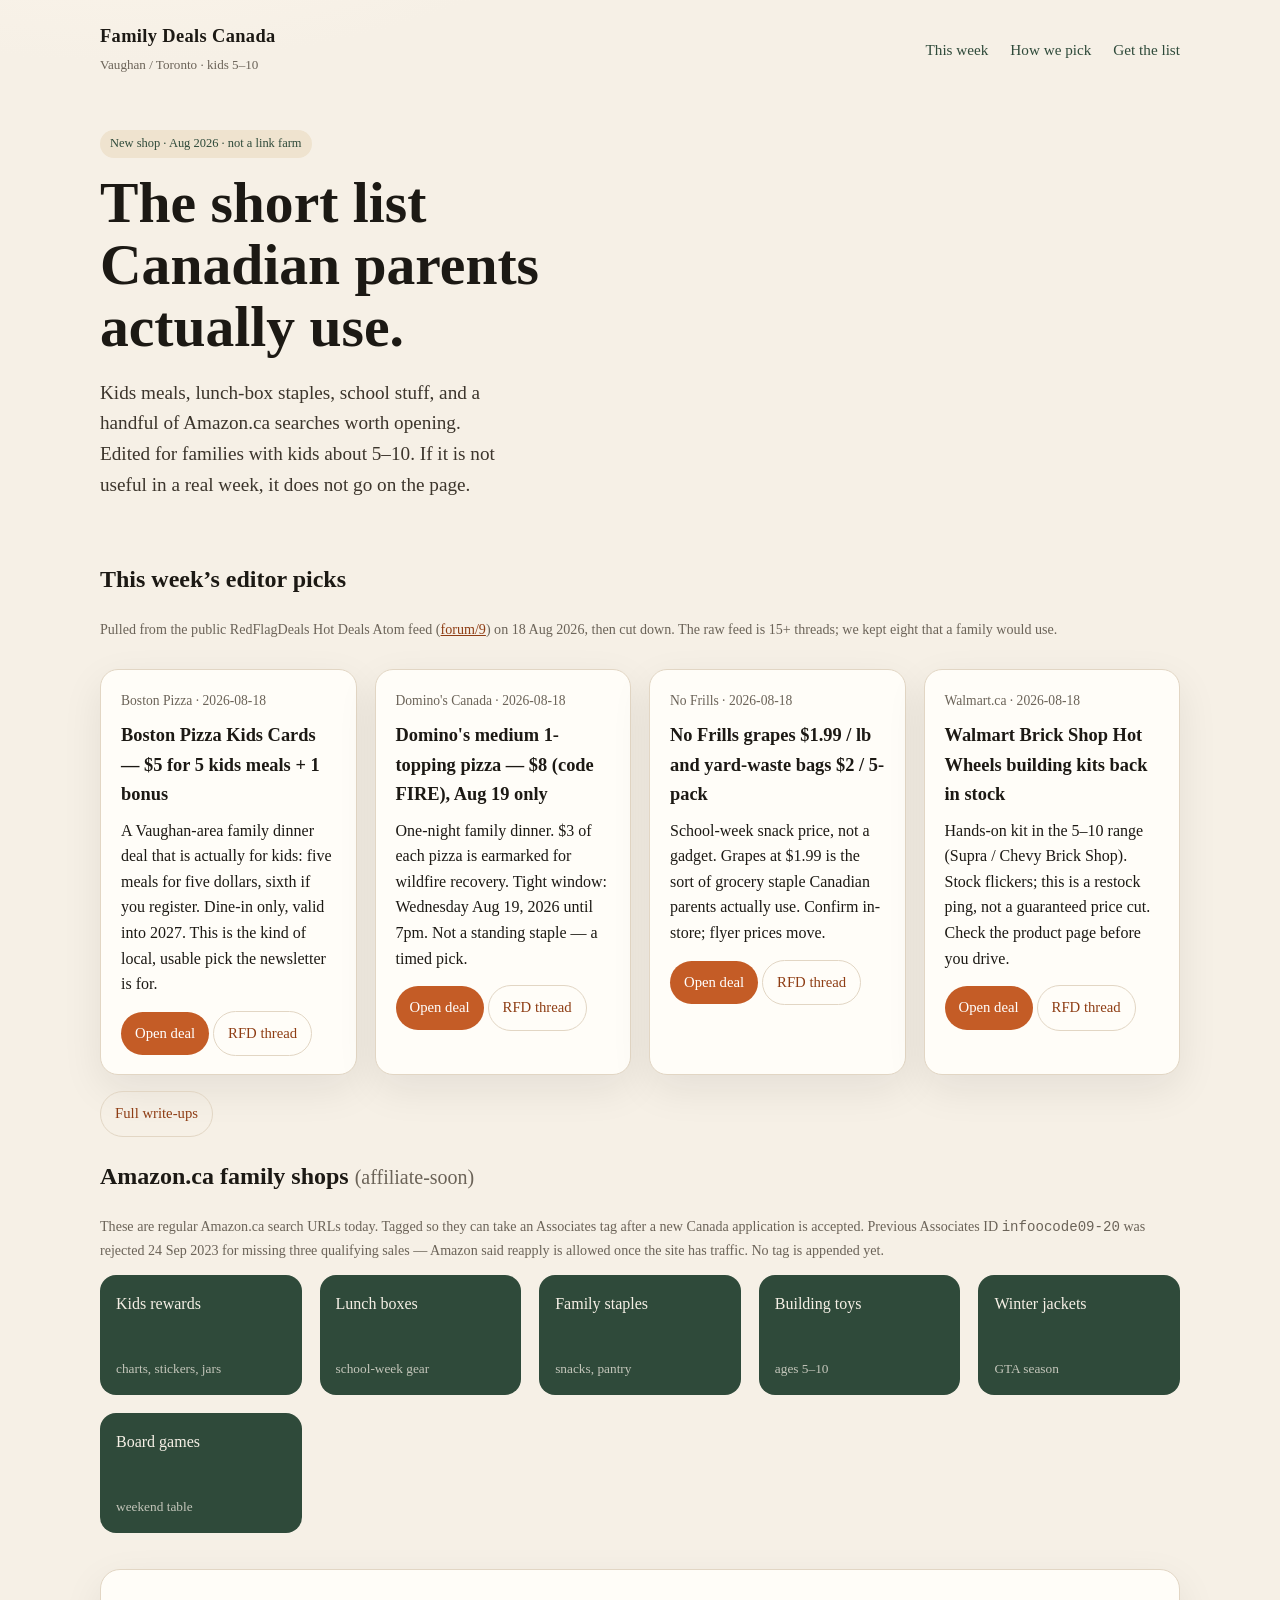
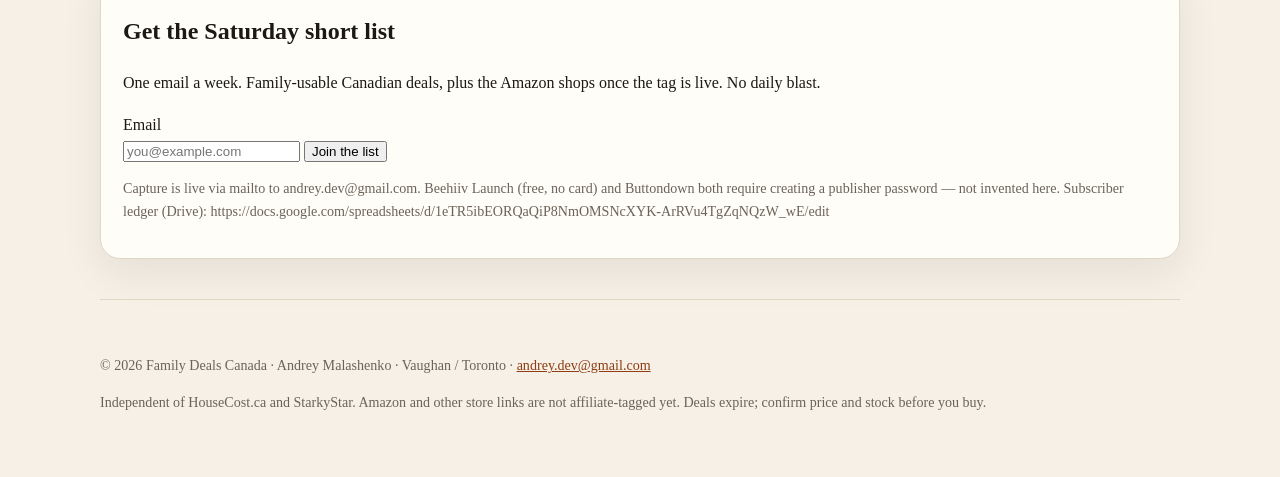
<file: index.html>
<!doctype html>
<html lang="en-CA">
<head>
  <meta charset="utf-8">
  <meta name="viewport" content="width=device-width, initial-scale=1">
  <title>Family Deals Canada — curated picks for parents of kids 5–10</title>
  <meta name="description" content="A short, curated list of Canadian family deals: kids meals, groceries, school, and Amazon.ca staples. Vaughan / Toronto. Newsletter first.">
  <link rel="stylesheet" href="css/styles.css">
  <script src="js/ga4-id.js"></script>
  <script src="js/ga4.js"></script>
</head>
<body>
  <div class="wrap">
    <header class="site">
      <a class="brand" href="index.html">
        <strong>Family Deals Canada</strong>
        <span>Vaughan / Toronto · kids 5–10</span>
      </a>
      <nav>
        <a href="deals.html">This week</a>
        <a href="about.html">How we pick</a>
        <a href="#list">Get the list</a>
      </nav>
    </header>

    <section class="hero">
      <div class="badge">New shop · Aug 2026 · not a link farm</div>
      <h1>The short list Canadian parents actually use.</h1>
      <p class="lede">Kids meals, lunch-box staples, school stuff, and a handful of Amazon.ca searches worth opening. Edited for families with kids about 5–10. If it is not useful in a real week, it does not go on the page.</p>
    </section>

    <section>
      <h2>This week’s editor picks</h2>
      <p class="note">Pulled from the public RedFlagDeals Hot Deals Atom feed (<a href="https://forums.redflagdeals.com/feed/forum/9">forum/9</a>) on 18 Aug 2026, then cut down. The raw feed is 15+ threads; we kept eight that a family would use.</p>
      <div class="grid cards" id="picks"></div>
      <p><a class="btn ghost" href="deals.html">Full write-ups</a></p>
    </section>

    <section>
      <h2>Amazon.ca family shops <small style="font-weight:400;color:var(--muted)">(affiliate-soon)</small></h2>
      <p class="note">These are regular Amazon.ca search URLs today. Tagged so they can take an Associates tag after a new Canada application is accepted. Previous Associates ID <code>infoocode09-20</code> was rejected 24 Sep 2023 for missing three qualifying sales — Amazon said reapply is allowed once the site has traffic. No tag is appended yet.</p>
      <div class="grid shops">
        <a class="shop" href="https://www.amazon.ca/s?k=kids+reward+chart+stickers">Kids rewards<small>charts, stickers, jars</small></a>
        <a class="shop" href="https://www.amazon.ca/s?k=school+lunch+box+kids">Lunch boxes<small>school-week gear</small></a>
        <a class="shop" href="https://www.amazon.ca/s?k=family+grocery+staples+canada">Family staples<small>snacks, pantry</small></a>
        <a class="shop" href="https://www.amazon.ca/s?k=kids+building+toys+5-10">Building toys<small>ages 5–10</small></a>
        <a class="shop" href="https://www.amazon.ca/s?k=kids+winter+jacket+canada">Winter jackets<small>GTA season</small></a>
        <a class="shop" href="https://www.amazon.ca/s?k=family+board+games+kids+8">Board games<small>weekend table</small></a>
      </div>
    </section>

    <section id="list" class="capture">
      <h2>Get the Saturday short list</h2>
      <p>One email a week. Family-usable Canadian deals, plus the Amazon shops once the tag is live. No daily blast.</p>
      <form action="mailto:andrey.dev@gmail.com?subject=Family%20Deals%20Canada%20subscribe" method="post" enctype="text/plain">
        <label for="email">Email</label><br>
        <input id="email" name="email" type="email" required placeholder="you@example.com">
        <button type="submit">Join the list</button>
      </form>
      <p class="note">Capture is live via mailto to andrey.dev@gmail.com. Beehiiv Launch (free, no card) and Buttondown both require creating a publisher password — not invented here. Subscriber ledger (Drive): https://docs.google.com/spreadsheets/d/1eTR5ibEORQaQiP8NmOMSNcXYK-ArRVu4TgZqNQzW_wE/edit</p>
    </section>

    <footer class="site">
      <p>© 2026 Family Deals Canada · Andrey Malashenko · Vaughan / Toronto · <a href="mailto:andrey.dev@gmail.com">andrey.dev@gmail.com</a></p>
      <p>Independent of HouseCost.ca and StarkyStar. Amazon and other store links are not affiliate-tagged yet. Deals expire; confirm price and stock before you buy.</p>
    </footer>
  </div>
  <script>
    fetch("data/deals.json").then(r => r.json()).then(data => {
      const root = document.getElementById("picks");
      data.picks.slice(0, 4).forEach(p => {
        const el = document.createElement("article");
        el.className = "card";
        el.innerHTML = `<div class="meta">${p.store} · ${p.posted}</div>
          <h3>${p.title}</h3>
          <p class="why">${p.why}</p>
          <a class="btn" href="${p.href}" rel="noopener">Open deal</a>
          <a class="btn ghost" href="${p.thread}" rel="noopener">RFD thread</a>`;
        root.appendChild(el);
      });
    });
  </script>
</body>
</html>
</file>
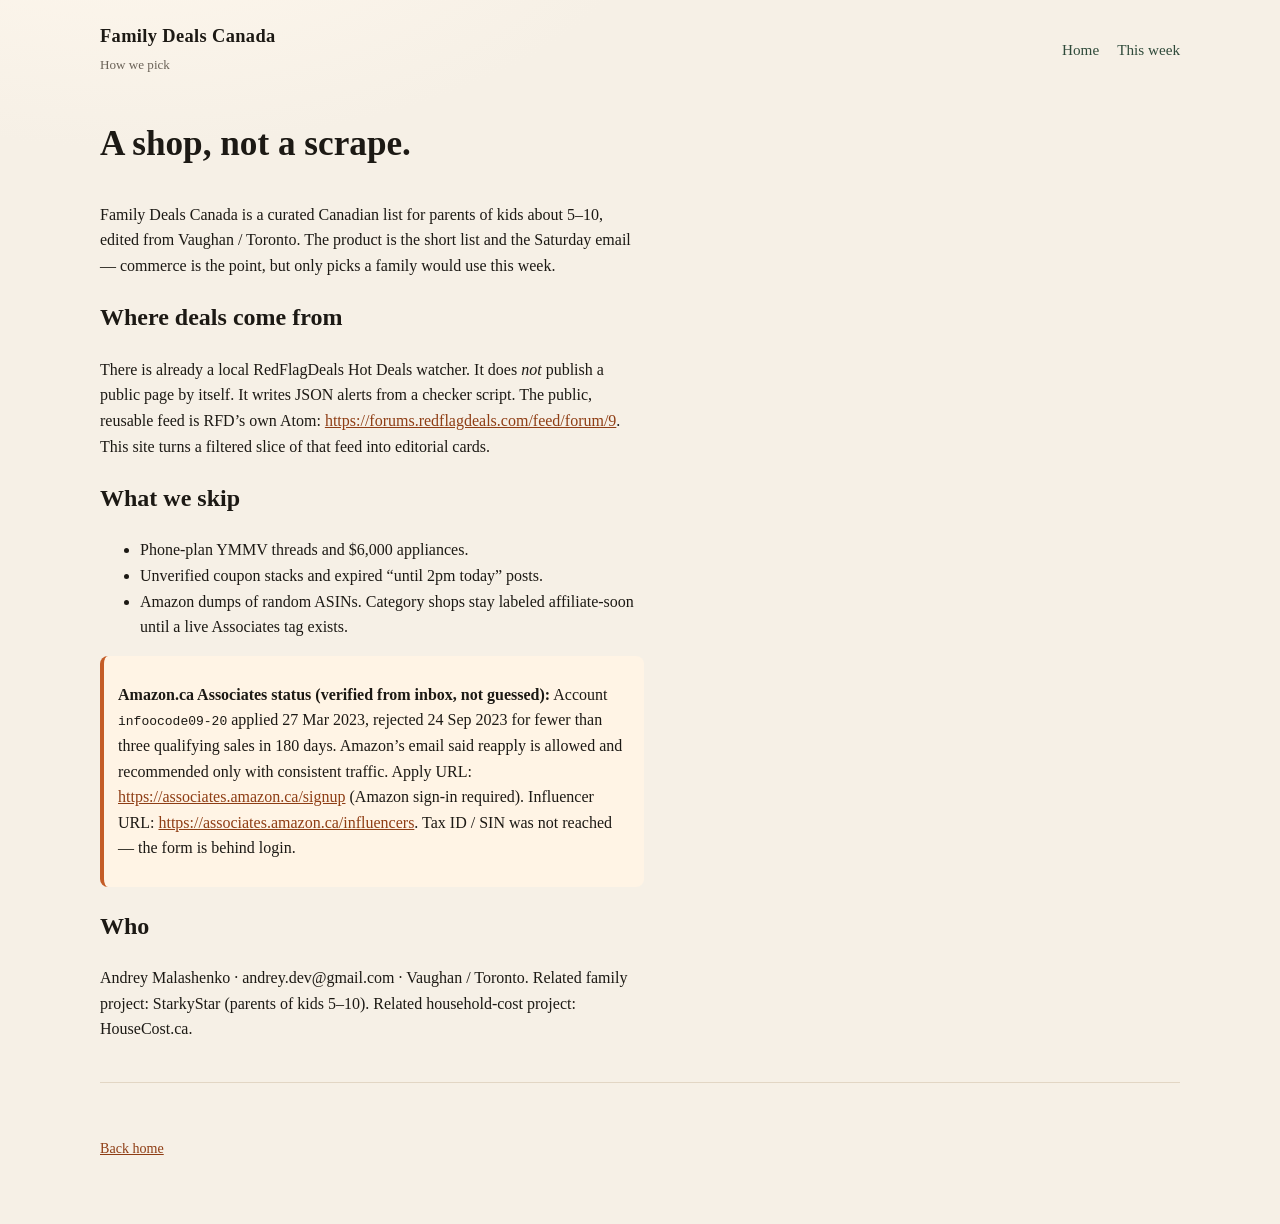
<file: about.html>
<!doctype html>
<html lang="en-CA">
<head>
  <meta charset="utf-8">
  <meta name="viewport" content="width=device-width, initial-scale=1">
  <title>How we pick — Family Deals Canada</title>
  <link rel="stylesheet" href="css/styles.css">
  <script src="js/ga4-id.js"></script>
  <script src="js/ga4.js"></script>
</head>
<body>
  <div class="wrap">
    <header class="site">
      <a class="brand" href="index.html"><strong>Family Deals Canada</strong><span>How we pick</span></a>
      <nav><a href="index.html">Home</a><a href="deals.html">This week</a></nav>
    </header>
    <article class="prose">
      <h1>A shop, not a scrape.</h1>
      <p>Family Deals Canada is a curated Canadian list for parents of kids about 5–10, edited from Vaughan / Toronto. The product is the short list and the Saturday email — commerce is the point, but only picks a family would use this week.</p>
      <h2>Where deals come from</h2>
      <p>There is already a local RedFlagDeals Hot Deals watcher. It does <em>not</em> publish a public page by itself. It writes JSON alerts from a checker script. The public, reusable feed is RFD’s own Atom: <a href="https://forums.redflagdeals.com/feed/forum/9">https://forums.redflagdeals.com/feed/forum/9</a>. This site turns a filtered slice of that feed into editorial cards.</p>
      <h2>What we skip</h2>
      <ul>
        <li>Phone-plan YMMV threads and $6,000 appliances.</li>
        <li>Unverified coupon stacks and expired “until 2pm today” posts.</li>
        <li>Amazon dumps of random ASINs. Category shops stay labeled affiliate-soon until a live Associates tag exists.</li>
      </ul>
      <div class="warn">
        <p><strong>Amazon.ca Associates status (verified from inbox, not guessed):</strong> Account <code>infoocode09-20</code> applied 27 Mar 2023, rejected 24 Sep 2023 for fewer than three qualifying sales in 180 days. Amazon’s email said reapply is allowed and recommended only with consistent traffic. Apply URL: <a href="https://associates.amazon.ca/signup">https://associates.amazon.ca/signup</a> (Amazon sign-in required). Influencer URL: <a href="https://associates.amazon.ca/influencers">https://associates.amazon.ca/influencers</a>. Tax ID / SIN was not reached — the form is behind login.</p>
      </div>
      <h2>Who</h2>
      <p>Andrey Malashenko · andrey.dev@gmail.com · Vaughan / Toronto. Related family project: StarkyStar (parents of kids 5–10). Related household-cost project: HouseCost.ca.</p>
    </article>
    <footer class="site"><p><a href="index.html">Back home</a></p></footer>
  </div>
</body>
</html>
</file>
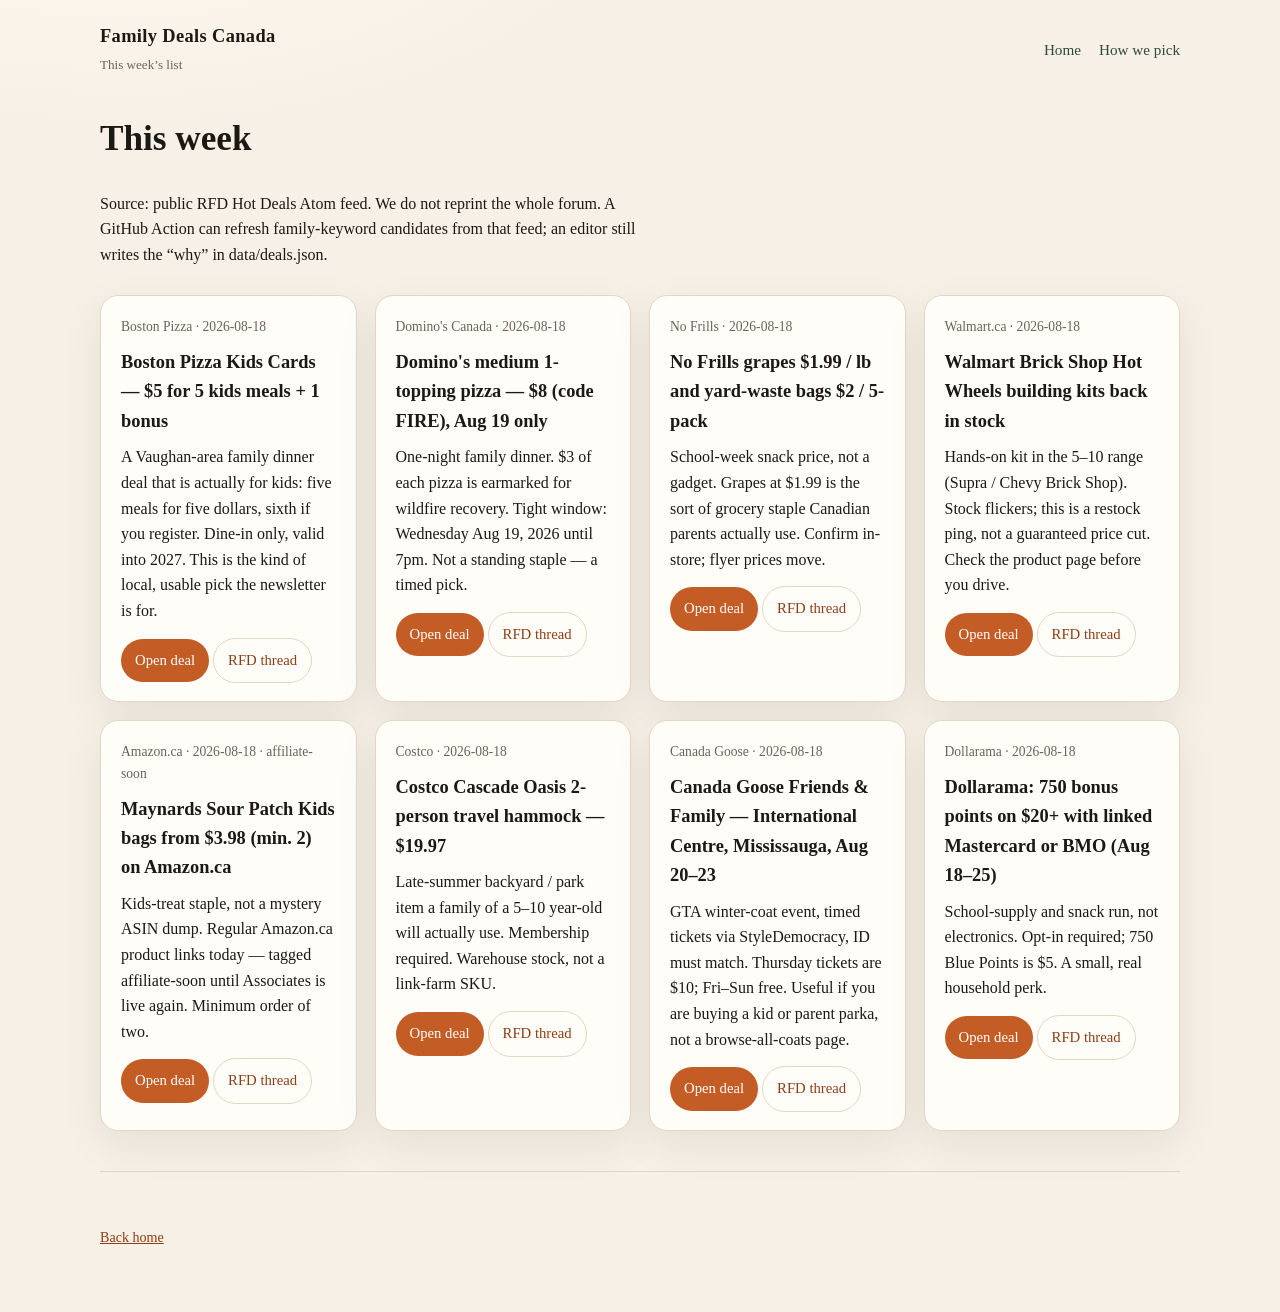
<file: deals.html>
<!doctype html>
<html lang="en-CA">
<head>
  <meta charset="utf-8">
  <meta name="viewport" content="width=device-width, initial-scale=1">
  <title>This week — Family Deals Canada</title>
  <link rel="stylesheet" href="css/styles.css">
  <script src="js/ga4-id.js"></script>
  <script src="js/ga4.js"></script>
</head>
<body>
  <div class="wrap">
    <header class="site">
      <a class="brand" href="index.html"><strong>Family Deals Canada</strong><span>This week’s list</span></a>
      <nav><a href="index.html">Home</a><a href="about.html">How we pick</a></nav>
    </header>
    <div class="prose">
      <h1>This week</h1>
      <p>Source: public RFD Hot Deals Atom feed. We do not reprint the whole forum. A GitHub Action can refresh family-keyword candidates from that feed; an editor still writes the “why” in data/deals.json.</p>
    </div>
    <div class="grid cards" id="all"></div>
    <footer class="site"><p><a href="index.html">Back home</a></p></footer>
  </div>
  <script>
    fetch("data/deals.json").then(r => r.json()).then(data => {
      const root = document.getElementById("all");
      data.picks.forEach(p => {
        const el = document.createElement("article");
        el.className = "card";
        el.innerHTML = `<div class="meta">${p.store} · ${p.posted}${p.affiliate ? " · affiliate-soon" : ""}</div>
          <h3>${p.title}</h3>
          <p class="why">${p.why}</p>
          <a class="btn" href="${p.href}" rel="noopener">Open deal</a>
          <a class="btn ghost" href="${p.thread}" rel="noopener">RFD thread</a>`;
        root.appendChild(el);
      });
    });
  </script>
</body>
</html>
</file>
<file: css/styles.css>
:root {
  --ink: #1c1914;
  --paper: #f6f0e6;
  --card: #fffdf8;
  --accent: #c45c26;
  --accent-dark: #8e3d14;
  --forest: #2f4a3a;
  --muted: #6b6358;
  --line: #e2d6c4;
  --shadow: 0 14px 40px rgba(28, 25, 20, 0.08);
}
* { box-sizing: border-box; }
html, body { margin: 0; padding: 0; }
body {
  font-family: "Iowan Old Style", "Palatino Linotype", Palatino, "Book Antiqua", Georgia, serif;
  background: radial-gradient(1200px 600px at 10% -10%, #fff8ee 0%, var(--paper) 45%);
  color: var(--ink);
  line-height: 1.6;
}
a { color: var(--accent-dark); }
.wrap { width: min(1080px, calc(100% - 40px)); margin: 0 auto; }
header.site {
  display: flex; justify-content: space-between; align-items: center;
  padding: 22px 0 10px;
}
.brand { text-decoration: none; color: inherit; }
.brand strong { display: block; font-size: 1.15rem; letter-spacing: 0.02em; }
.brand span { color: var(--muted); font-size: 0.82rem; }
nav a { margin-left: 18px; text-decoration: none; color: var(--forest); font-size: 0.95rem; }
.hero { padding: 42px 0 20px; }
.hero h1 {
  font-size: clamp(2.1rem, 5vw, 3.6rem);
  line-height: 1.08; margin: 0 0 16px; max-width: 16ch;
}
.hero p.lede { font-size: 1.2rem; max-width: 42ch; color: #3c352c; }
.badge {
  display: inline-block; background: #efe3cf; color: var(--forest);
  border-radius: 999px; padding: 4px 10px; font-size: 0.78rem; margin-bottom: 14px;
}
.grid { display: grid; gap: 18px; }
.cards { grid-template-columns: repeat(auto-fit, minmax(250px, 1fr)); margin: 28px 0 10px; }
.card {
  background: var(--card); border: 1px solid var(--line); border-radius: 18px;
  padding: 20px 20px 18px; box-shadow: var(--shadow);
}
.card h3 { margin: 0 0 8px; font-size: 1.15rem; }
.card .meta { color: var(--muted); font-size: 0.85rem; margin-bottom: 10px; }
.card .why { margin: 0 0 14px; }
.btn {
  display: inline-block; background: var(--accent); color: white; text-decoration: none;
  padding: 10px 14px; border-radius: 999px; font-size: 0.92rem;
}
.btn.ghost { background: transparent; color: var(--accent-dark); border: 1px solid var(--line); }
.shops { grid-template-columns: repeat(auto-fit, minmax(180px, 1fr)); }
.shop {
  background: #2f4a3a; color: #f6f0e6; border-radius: 16px; padding: 16px;
  text-decoration: none; min-height: 120px; display: flex; flex-direction: column; justify-content: space-between;
}
.shop small { opacity: 0.75; }
form.capture, .capture {
  background: #fffdf8; border: 1px solid var(--line); border-radius: 20px;
  padding: 22px; margin: 36px 0; box-shadow: var(--shadow);
}
form.capture input, form.capture button {
  font: inherit; padding: 12px 14px; border-radius: 12px; border: 1px solid var(--line);
}
form.capture input { width: min(360px, 100%); margin-right: 8px; }
form.capture button { background: var(--ink); color: white; cursor: pointer; }
.note { color: var(--muted); font-size: 0.88rem; }
footer.site { padding: 40px 0 50px; color: var(--muted); font-size: 0.88rem; border-top: 1px solid var(--line); margin-top: 40px; }
.prose { max-width: 68ch; }
.prose h1 { font-size: 2.2rem; }
.warn { background: #fff4e5; border-left: 4px solid var(--accent); padding: 10px 14px; border-radius: 8px; }
</file>
